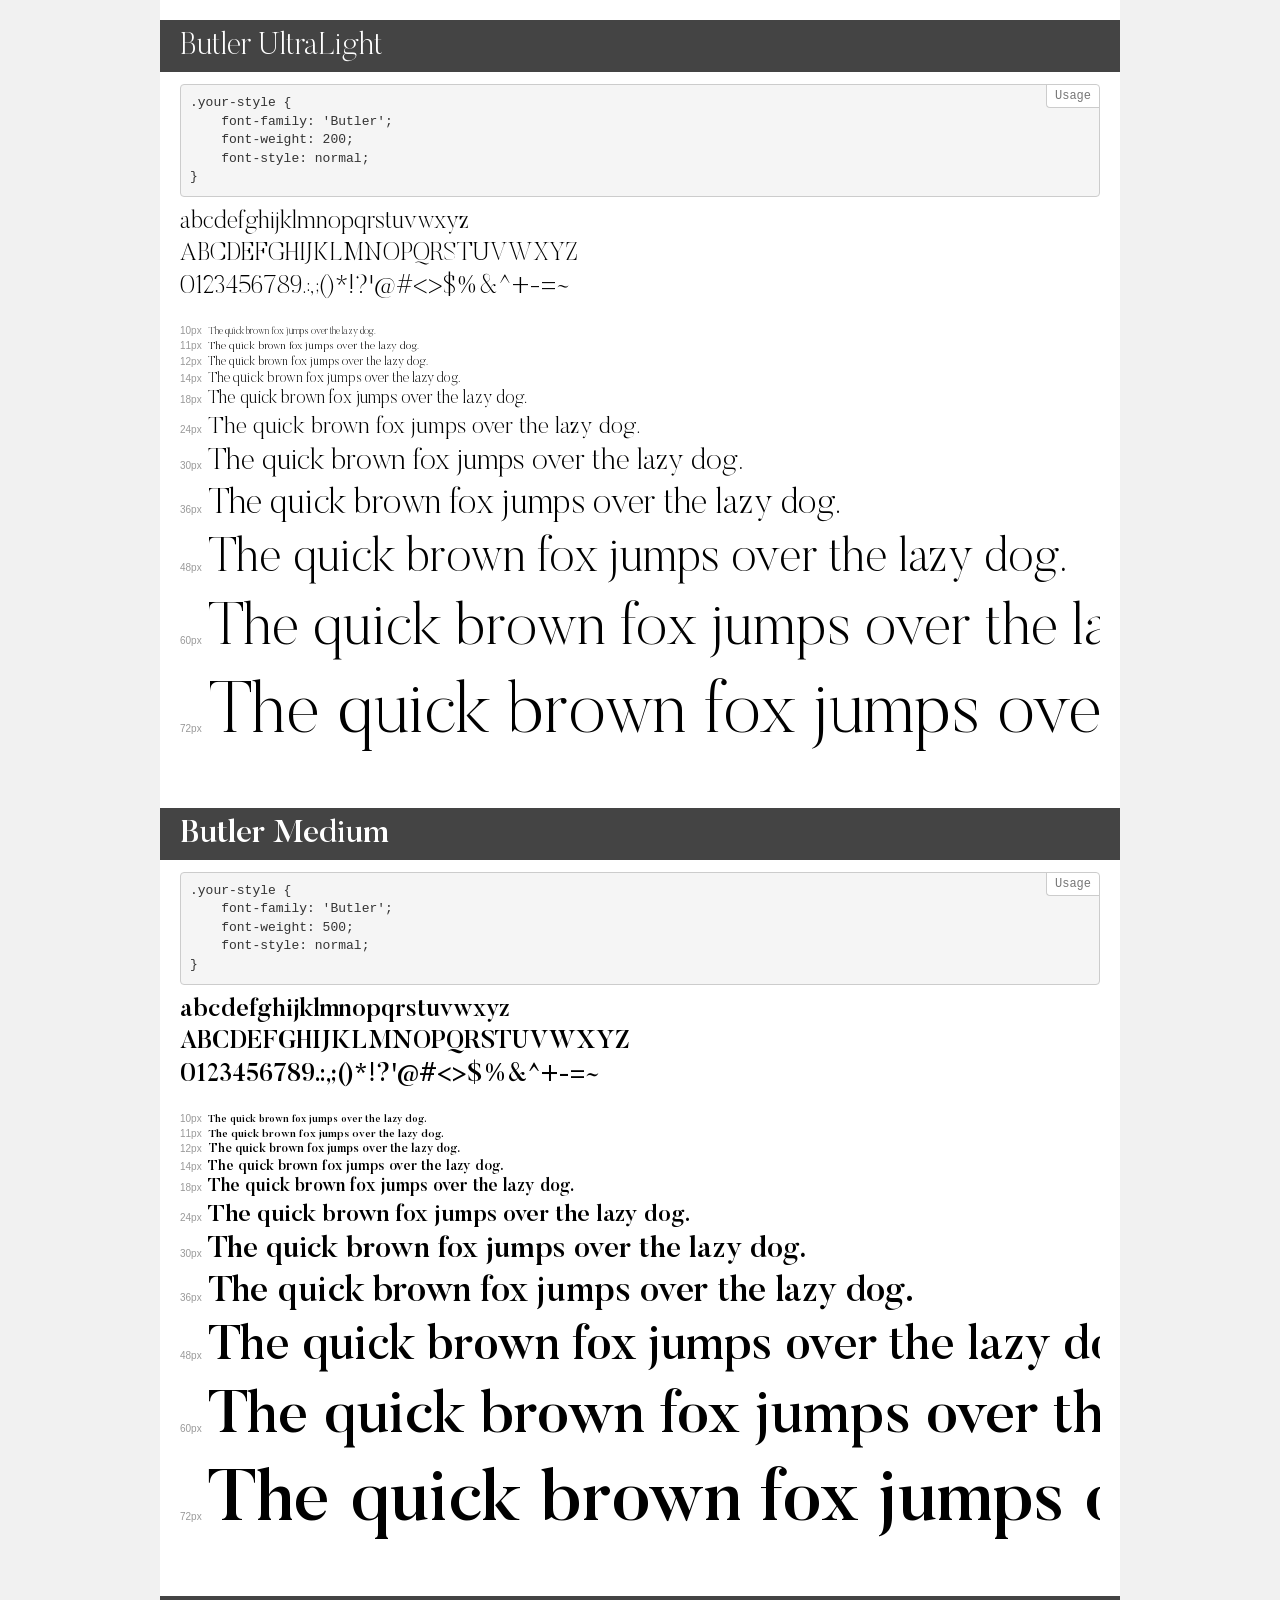
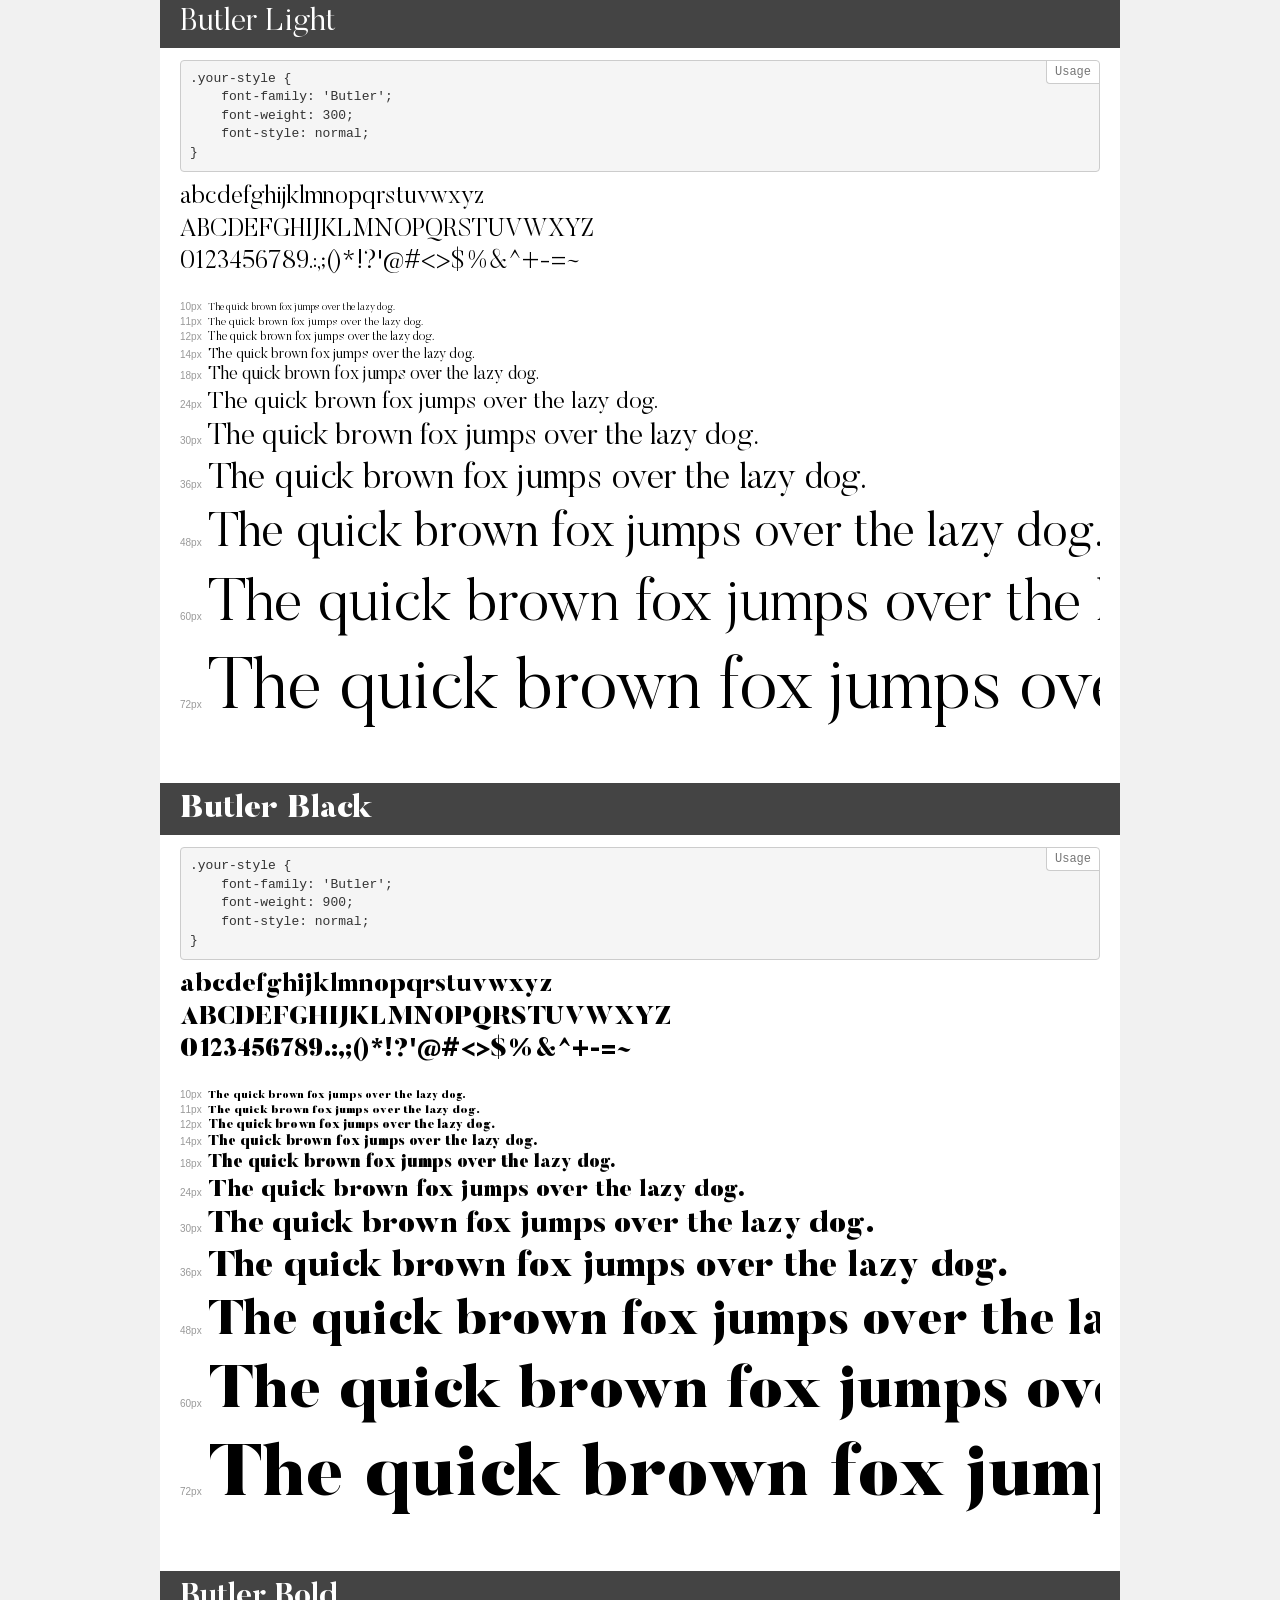
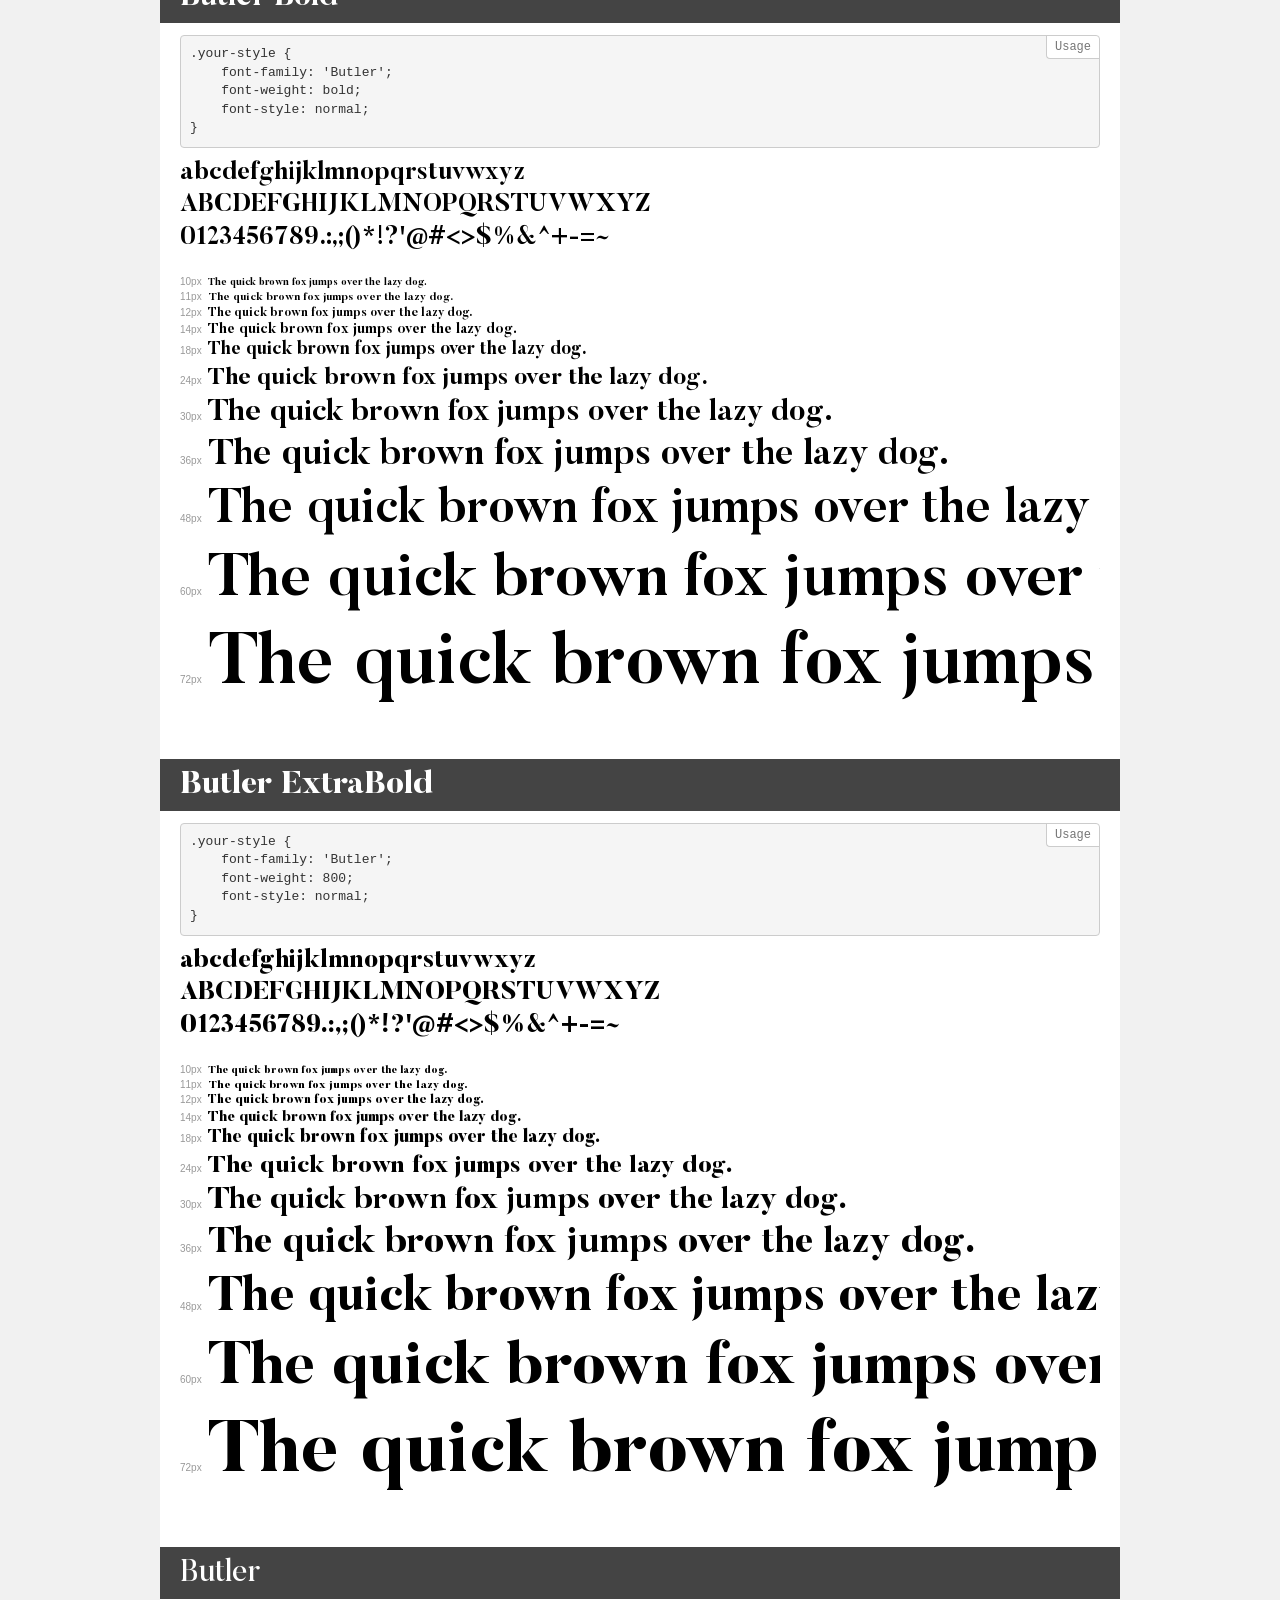
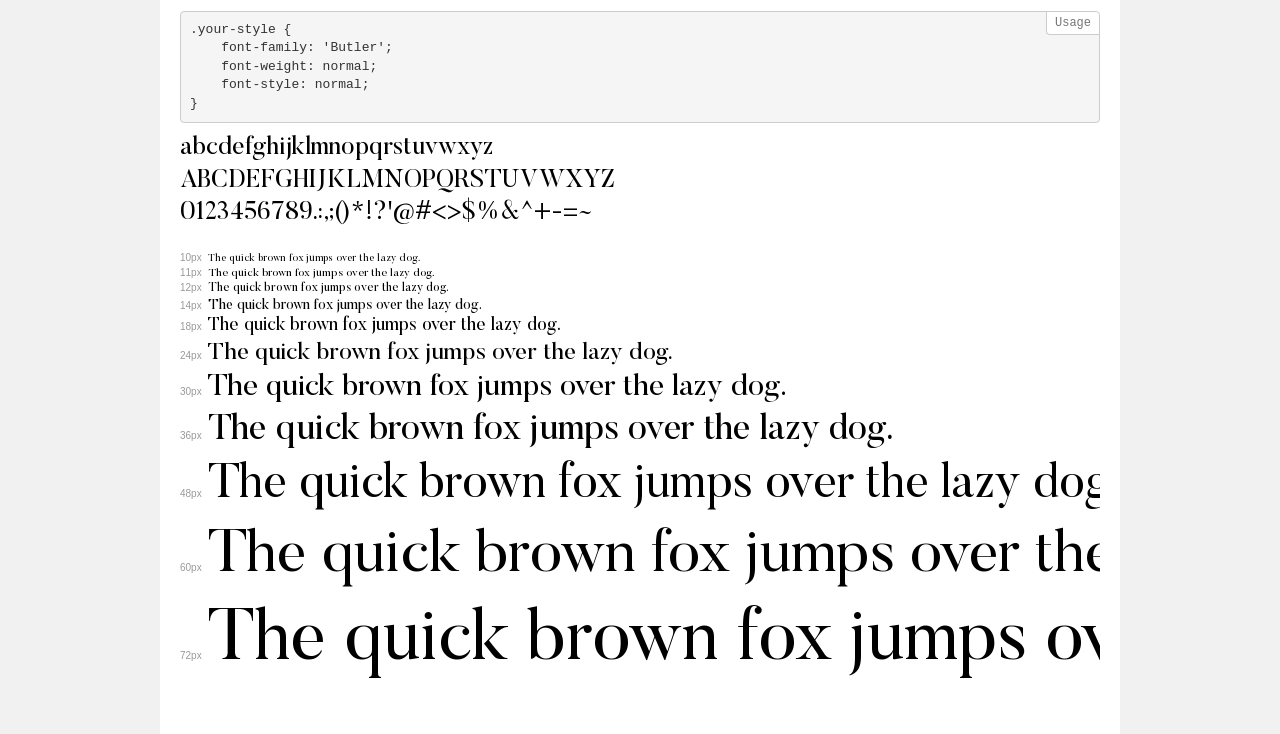
<file: wp-content/themes/muu-hotel/assets/fonts/Butler/demo.html>
<!DOCTYPE html>
<html>
<head>
    <meta charset="utf-8">
    <meta http-equiv="X-UA-Compatible" content="IE=edge">
    <meta name="viewport" content="width=device-width, initial-scale=1">
    <meta name="robots" content="noindex, noarchive">
    <meta name="format-detection" content="telephone=no">
    <title>Transfonter demo</title>
    <link href="stylesheet.css" rel="stylesheet">
    <style>
        /*
        http://meyerweb.com/eric/tools/css/reset/
        v2.0 | 20110126
        License: none (public domain)
        */
        html, body, div, span, applet, object, iframe,
        h1, h2, h3, h4, h5, h6, p, blockquote, pre,
        a, abbr, acronym, address, big, cite, code,
        del, dfn, em, img, ins, kbd, q, s, samp,
        small, strike, strong, sub, sup, tt, var,
        b, u, i, center,
        dl, dt, dd, ol, ul, li,
        fieldset, form, label, legend,
        table, caption, tbody, tfoot, thead, tr, th, td,
        article, aside, canvas, details, embed,
        figure, figcaption, footer, header, hgroup,
        menu, nav, output, ruby, section, summary,
        time, mark, audio, video {
            margin: 0;
            padding: 0;
            border: 0;
            font-size: 100%;
            font: inherit;
            vertical-align: baseline;
        }
        /* HTML5 display-role reset for older browsers */
        article, aside, details, figcaption, figure,
        footer, header, hgroup, menu, nav, section {
            display: block;
        }
        body {
            line-height: 1;
        }
        ol, ul {
            list-style: none;
        }
        blockquote, q {
            quotes: none;
        }
        blockquote:before, blockquote:after,
        q:before, q:after {
            content: '';
            content: none;
        }
        table {
            border-collapse: collapse;
            border-spacing: 0;
        }
        /* common styles */
        body {
            background: #f1f1f1;
            color: #000;
        }
        .page {
            background: #fff;
            width: 920px;
            margin: 0 auto;
            padding: 20px 20px 0 20px;
            overflow: hidden;
        }
        .font-container {
            overflow-x: auto;
            overflow-y: hidden;
            margin-bottom: 40px;
            line-height: 1.3;
            white-space: nowrap;
            padding-bottom: 5px;
        }
        h1 {
            position: relative;
            background: #444;
            font-size: 32px;
            color: #fff;
            padding: 10px 20px;
            margin: 0 -20px 12px -20px;
        }
        .letters {
            font-size: 25px;
            margin-bottom: 20px;
        }
        .s10:before {
            content: '10px';
        }
        .s11:before {
            content: '11px';
        }
        .s12:before {
            content: '12px';
        }
        .s14:before {
            content: '14px';
        }
        .s18:before {
            content: '18px';
        }
        .s24:before {
            content: '24px';
        }
        .s30:before {
            content: '30px';
        }
        .s36:before {
            content: '36px';
        }
        .s48:before {
            content: '48px';
        }
        .s60:before {
            content: '60px';
        }
        .s72:before {
            content: '72px';
        }
        .s10:before, .s11:before, .s12:before, .s14:before,
        .s18:before, .s24:before, .s30:before, .s36:before,
        .s48:before, .s60:before, .s72:before {
            font-family: Arial, sans-serif;
            font-size: 10px;
            font-weight: normal;
            font-style: normal;
            color: #999;
            padding-right: 6px;
        }
        pre {
            display: block;
            position: relative;
            padding: 9px;
            margin: 0 0 10px;
            font-family: Monaco, Menlo, Consolas, "Courier New", monospace !important;
            font-size: 13px;
            line-height: 1.428571429;
            color: #333;
            font-weight: normal !important;
            font-style: normal !important;
            background-color: #f5f5f5;
            border: 1px solid #ccc;
            overflow-x: auto;
            border-radius: 4px;
        }
        pre:after {
            display: block;
            position: absolute;
            right: 0;
            top: 0;
            content: 'Usage';
            line-height: 1;
            padding: 5px 8px;
            font-size: 12px;
            color: #767676;
            background-color: #fff;
            border: 1px solid #ccc;
            border-right: none;
            border-top: none;
            border-radius: 0 4px 0 4px;
            z-index: 10;
        }
        /* responsive */
        @media (max-width: 959px) {
            .page {
                width: auto;
                margin: 0;
            }
        }
    </style>
</head>
<body>
<div class="page">
    <div class="demo" style="font-family: 'Butler'; font-weight: 200; font-style: normal;">
        <h1>Butler UltraLight</h1>
        <pre>.your-style {
    font-family: 'Butler';
    font-weight: 200;
    font-style: normal;
}</pre>
        <div class="font-container">
            <p class="letters">
                abcdefghijklmnopqrstuvwxyz<br>
ABCDEFGHIJKLMNOPQRSTUVWXYZ<br>
                0123456789.:,;()*!?'@#<>$%&^+-=~
            </p>
            <p class="s10" style="font-size: 10px;">The quick brown fox jumps over the lazy dog.</p>
            <p class="s11" style="font-size: 11px;">The quick brown fox jumps over the lazy dog.</p>
            <p class="s12" style="font-size: 12px;">The quick brown fox jumps over the lazy dog.</p>
            <p class="s14" style="font-size: 14px;">The quick brown fox jumps over the lazy dog.</p>
            <p class="s18" style="font-size: 18px;">The quick brown fox jumps over the lazy dog.</p>
            <p class="s24" style="font-size: 24px;">The quick brown fox jumps over the lazy dog.</p>
            <p class="s30" style="font-size: 30px;">The quick brown fox jumps over the lazy dog.</p>
            <p class="s36" style="font-size: 36px;">The quick brown fox jumps over the lazy dog.</p>
            <p class="s48" style="font-size: 48px;">The quick brown fox jumps over the lazy dog.</p>
            <p class="s60" style="font-size: 60px;">The quick brown fox jumps over the lazy dog.</p>
            <p class="s72" style="font-size: 72px;">The quick brown fox jumps over the lazy dog.</p>
        </div>
    </div>
    <div class="demo" style="font-family: 'Butler'; font-weight: 500; font-style: normal;">
        <h1>Butler Medium</h1>
        <pre>.your-style {
    font-family: 'Butler';
    font-weight: 500;
    font-style: normal;
}</pre>
        <div class="font-container">
            <p class="letters">
                abcdefghijklmnopqrstuvwxyz<br>
ABCDEFGHIJKLMNOPQRSTUVWXYZ<br>
                0123456789.:,;()*!?'@#<>$%&^+-=~
            </p>
            <p class="s10" style="font-size: 10px;">The quick brown fox jumps over the lazy dog.</p>
            <p class="s11" style="font-size: 11px;">The quick brown fox jumps over the lazy dog.</p>
            <p class="s12" style="font-size: 12px;">The quick brown fox jumps over the lazy dog.</p>
            <p class="s14" style="font-size: 14px;">The quick brown fox jumps over the lazy dog.</p>
            <p class="s18" style="font-size: 18px;">The quick brown fox jumps over the lazy dog.</p>
            <p class="s24" style="font-size: 24px;">The quick brown fox jumps over the lazy dog.</p>
            <p class="s30" style="font-size: 30px;">The quick brown fox jumps over the lazy dog.</p>
            <p class="s36" style="font-size: 36px;">The quick brown fox jumps over the lazy dog.</p>
            <p class="s48" style="font-size: 48px;">The quick brown fox jumps over the lazy dog.</p>
            <p class="s60" style="font-size: 60px;">The quick brown fox jumps over the lazy dog.</p>
            <p class="s72" style="font-size: 72px;">The quick brown fox jumps over the lazy dog.</p>
        </div>
    </div>
    <div class="demo" style="font-family: 'Butler'; font-weight: 300; font-style: normal;">
        <h1>Butler Light</h1>
        <pre>.your-style {
    font-family: 'Butler';
    font-weight: 300;
    font-style: normal;
}</pre>
        <div class="font-container">
            <p class="letters">
                abcdefghijklmnopqrstuvwxyz<br>
ABCDEFGHIJKLMNOPQRSTUVWXYZ<br>
                0123456789.:,;()*!?'@#<>$%&^+-=~
            </p>
            <p class="s10" style="font-size: 10px;">The quick brown fox jumps over the lazy dog.</p>
            <p class="s11" style="font-size: 11px;">The quick brown fox jumps over the lazy dog.</p>
            <p class="s12" style="font-size: 12px;">The quick brown fox jumps over the lazy dog.</p>
            <p class="s14" style="font-size: 14px;">The quick brown fox jumps over the lazy dog.</p>
            <p class="s18" style="font-size: 18px;">The quick brown fox jumps over the lazy dog.</p>
            <p class="s24" style="font-size: 24px;">The quick brown fox jumps over the lazy dog.</p>
            <p class="s30" style="font-size: 30px;">The quick brown fox jumps over the lazy dog.</p>
            <p class="s36" style="font-size: 36px;">The quick brown fox jumps over the lazy dog.</p>
            <p class="s48" style="font-size: 48px;">The quick brown fox jumps over the lazy dog.</p>
            <p class="s60" style="font-size: 60px;">The quick brown fox jumps over the lazy dog.</p>
            <p class="s72" style="font-size: 72px;">The quick brown fox jumps over the lazy dog.</p>
        </div>
    </div>
    <div class="demo" style="font-family: 'Butler'; font-weight: 900; font-style: normal;">
        <h1>Butler Black</h1>
        <pre>.your-style {
    font-family: 'Butler';
    font-weight: 900;
    font-style: normal;
}</pre>
        <div class="font-container">
            <p class="letters">
                abcdefghijklmnopqrstuvwxyz<br>
ABCDEFGHIJKLMNOPQRSTUVWXYZ<br>
                0123456789.:,;()*!?'@#<>$%&^+-=~
            </p>
            <p class="s10" style="font-size: 10px;">The quick brown fox jumps over the lazy dog.</p>
            <p class="s11" style="font-size: 11px;">The quick brown fox jumps over the lazy dog.</p>
            <p class="s12" style="font-size: 12px;">The quick brown fox jumps over the lazy dog.</p>
            <p class="s14" style="font-size: 14px;">The quick brown fox jumps over the lazy dog.</p>
            <p class="s18" style="font-size: 18px;">The quick brown fox jumps over the lazy dog.</p>
            <p class="s24" style="font-size: 24px;">The quick brown fox jumps over the lazy dog.</p>
            <p class="s30" style="font-size: 30px;">The quick brown fox jumps over the lazy dog.</p>
            <p class="s36" style="font-size: 36px;">The quick brown fox jumps over the lazy dog.</p>
            <p class="s48" style="font-size: 48px;">The quick brown fox jumps over the lazy dog.</p>
            <p class="s60" style="font-size: 60px;">The quick brown fox jumps over the lazy dog.</p>
            <p class="s72" style="font-size: 72px;">The quick brown fox jumps over the lazy dog.</p>
        </div>
    </div>
    <div class="demo" style="font-family: 'Butler'; font-weight: bold; font-style: normal;">
        <h1>Butler Bold</h1>
        <pre>.your-style {
    font-family: 'Butler';
    font-weight: bold;
    font-style: normal;
}</pre>
        <div class="font-container">
            <p class="letters">
                abcdefghijklmnopqrstuvwxyz<br>
ABCDEFGHIJKLMNOPQRSTUVWXYZ<br>
                0123456789.:,;()*!?'@#<>$%&^+-=~
            </p>
            <p class="s10" style="font-size: 10px;">The quick brown fox jumps over the lazy dog.</p>
            <p class="s11" style="font-size: 11px;">The quick brown fox jumps over the lazy dog.</p>
            <p class="s12" style="font-size: 12px;">The quick brown fox jumps over the lazy dog.</p>
            <p class="s14" style="font-size: 14px;">The quick brown fox jumps over the lazy dog.</p>
            <p class="s18" style="font-size: 18px;">The quick brown fox jumps over the lazy dog.</p>
            <p class="s24" style="font-size: 24px;">The quick brown fox jumps over the lazy dog.</p>
            <p class="s30" style="font-size: 30px;">The quick brown fox jumps over the lazy dog.</p>
            <p class="s36" style="font-size: 36px;">The quick brown fox jumps over the lazy dog.</p>
            <p class="s48" style="font-size: 48px;">The quick brown fox jumps over the lazy dog.</p>
            <p class="s60" style="font-size: 60px;">The quick brown fox jumps over the lazy dog.</p>
            <p class="s72" style="font-size: 72px;">The quick brown fox jumps over the lazy dog.</p>
        </div>
    </div>
    <div class="demo" style="font-family: 'Butler'; font-weight: 800; font-style: normal;">
        <h1>Butler ExtraBold</h1>
        <pre>.your-style {
    font-family: 'Butler';
    font-weight: 800;
    font-style: normal;
}</pre>
        <div class="font-container">
            <p class="letters">
                abcdefghijklmnopqrstuvwxyz<br>
ABCDEFGHIJKLMNOPQRSTUVWXYZ<br>
                0123456789.:,;()*!?'@#<>$%&^+-=~
            </p>
            <p class="s10" style="font-size: 10px;">The quick brown fox jumps over the lazy dog.</p>
            <p class="s11" style="font-size: 11px;">The quick brown fox jumps over the lazy dog.</p>
            <p class="s12" style="font-size: 12px;">The quick brown fox jumps over the lazy dog.</p>
            <p class="s14" style="font-size: 14px;">The quick brown fox jumps over the lazy dog.</p>
            <p class="s18" style="font-size: 18px;">The quick brown fox jumps over the lazy dog.</p>
            <p class="s24" style="font-size: 24px;">The quick brown fox jumps over the lazy dog.</p>
            <p class="s30" style="font-size: 30px;">The quick brown fox jumps over the lazy dog.</p>
            <p class="s36" style="font-size: 36px;">The quick brown fox jumps over the lazy dog.</p>
            <p class="s48" style="font-size: 48px;">The quick brown fox jumps over the lazy dog.</p>
            <p class="s60" style="font-size: 60px;">The quick brown fox jumps over the lazy dog.</p>
            <p class="s72" style="font-size: 72px;">The quick brown fox jumps over the lazy dog.</p>
        </div>
    </div>
    <div class="demo" style="font-family: 'Butler'; font-weight: normal; font-style: normal;">
        <h1>Butler</h1>
        <pre>.your-style {
    font-family: 'Butler';
    font-weight: normal;
    font-style: normal;
}</pre>
        <div class="font-container">
            <p class="letters">
                abcdefghijklmnopqrstuvwxyz<br>
ABCDEFGHIJKLMNOPQRSTUVWXYZ<br>
                0123456789.:,;()*!?'@#<>$%&^+-=~
            </p>
            <p class="s10" style="font-size: 10px;">The quick brown fox jumps over the lazy dog.</p>
            <p class="s11" style="font-size: 11px;">The quick brown fox jumps over the lazy dog.</p>
            <p class="s12" style="font-size: 12px;">The quick brown fox jumps over the lazy dog.</p>
            <p class="s14" style="font-size: 14px;">The quick brown fox jumps over the lazy dog.</p>
            <p class="s18" style="font-size: 18px;">The quick brown fox jumps over the lazy dog.</p>
            <p class="s24" style="font-size: 24px;">The quick brown fox jumps over the lazy dog.</p>
            <p class="s30" style="font-size: 30px;">The quick brown fox jumps over the lazy dog.</p>
            <p class="s36" style="font-size: 36px;">The quick brown fox jumps over the lazy dog.</p>
            <p class="s48" style="font-size: 48px;">The quick brown fox jumps over the lazy dog.</p>
            <p class="s60" style="font-size: 60px;">The quick brown fox jumps over the lazy dog.</p>
            <p class="s72" style="font-size: 72px;">The quick brown fox jumps over the lazy dog.</p>
        </div>
    </div>
</div>
</body>
</html>
</file>
<file: wp-content/themes/muu-hotel/assets/fonts/Butler/stylesheet.css>
@font-face {
    font-family: 'Butler';
    src: url('Butler-UltraLight.woff2') format('woff2'),
        url('Butler-UltraLight.woff') format('woff');
    font-weight: 200;
    font-style: normal;
}

@font-face {
    font-family: 'Butler';
    src: url('Butler-Medium.woff2') format('woff2'),
        url('Butler-Medium.woff') format('woff');
    font-weight: 500;
    font-style: normal;
}

@font-face {
    font-family: 'Butler';
    src: url('Butler-Light.woff2') format('woff2'),
        url('Butler-Light.woff') format('woff');
    font-weight: 300;
    font-style: normal;
}

@font-face {
    font-family: 'Butler';
    src: url('Butler-Black.woff2') format('woff2'),
        url('Butler-Black.woff') format('woff');
    font-weight: 900;
    font-style: normal;
}

@font-face {
    font-family: 'Butler';
    src: url('Butler-Bold.woff2') format('woff2'),
        url('Butler-Bold.woff') format('woff');
    font-weight: bold;
    font-style: normal;
}

@font-face {
    font-family: 'Butler';
    src: url('Butler-ExtraBold.woff2') format('woff2'),
        url('Butler-ExtraBold.woff') format('woff');
    font-weight: 800;
    font-style: normal;
}

@font-face {
    font-family: 'Butler';
    src: url('Butler.woff2') format('woff2'),
        url('Butler.woff') format('woff');
    font-weight: normal;
    font-style: normal;
}
</file>
